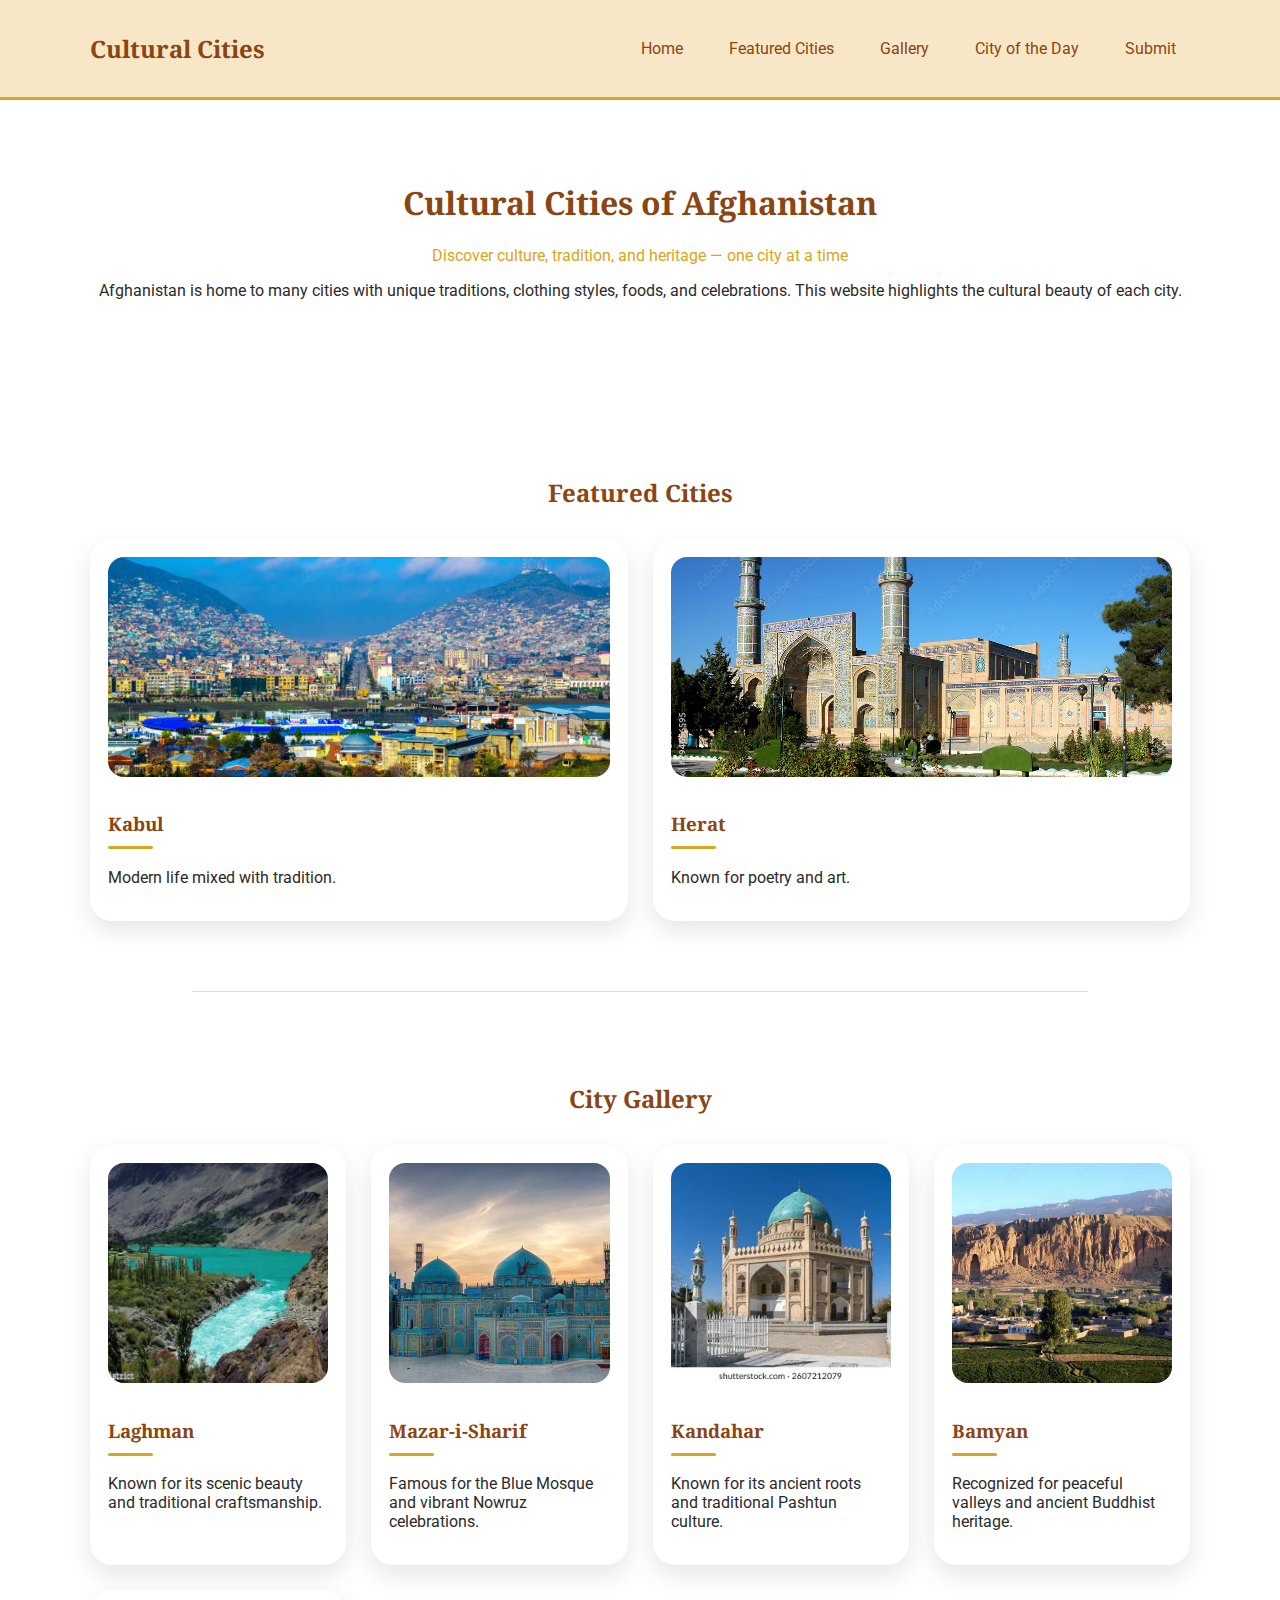
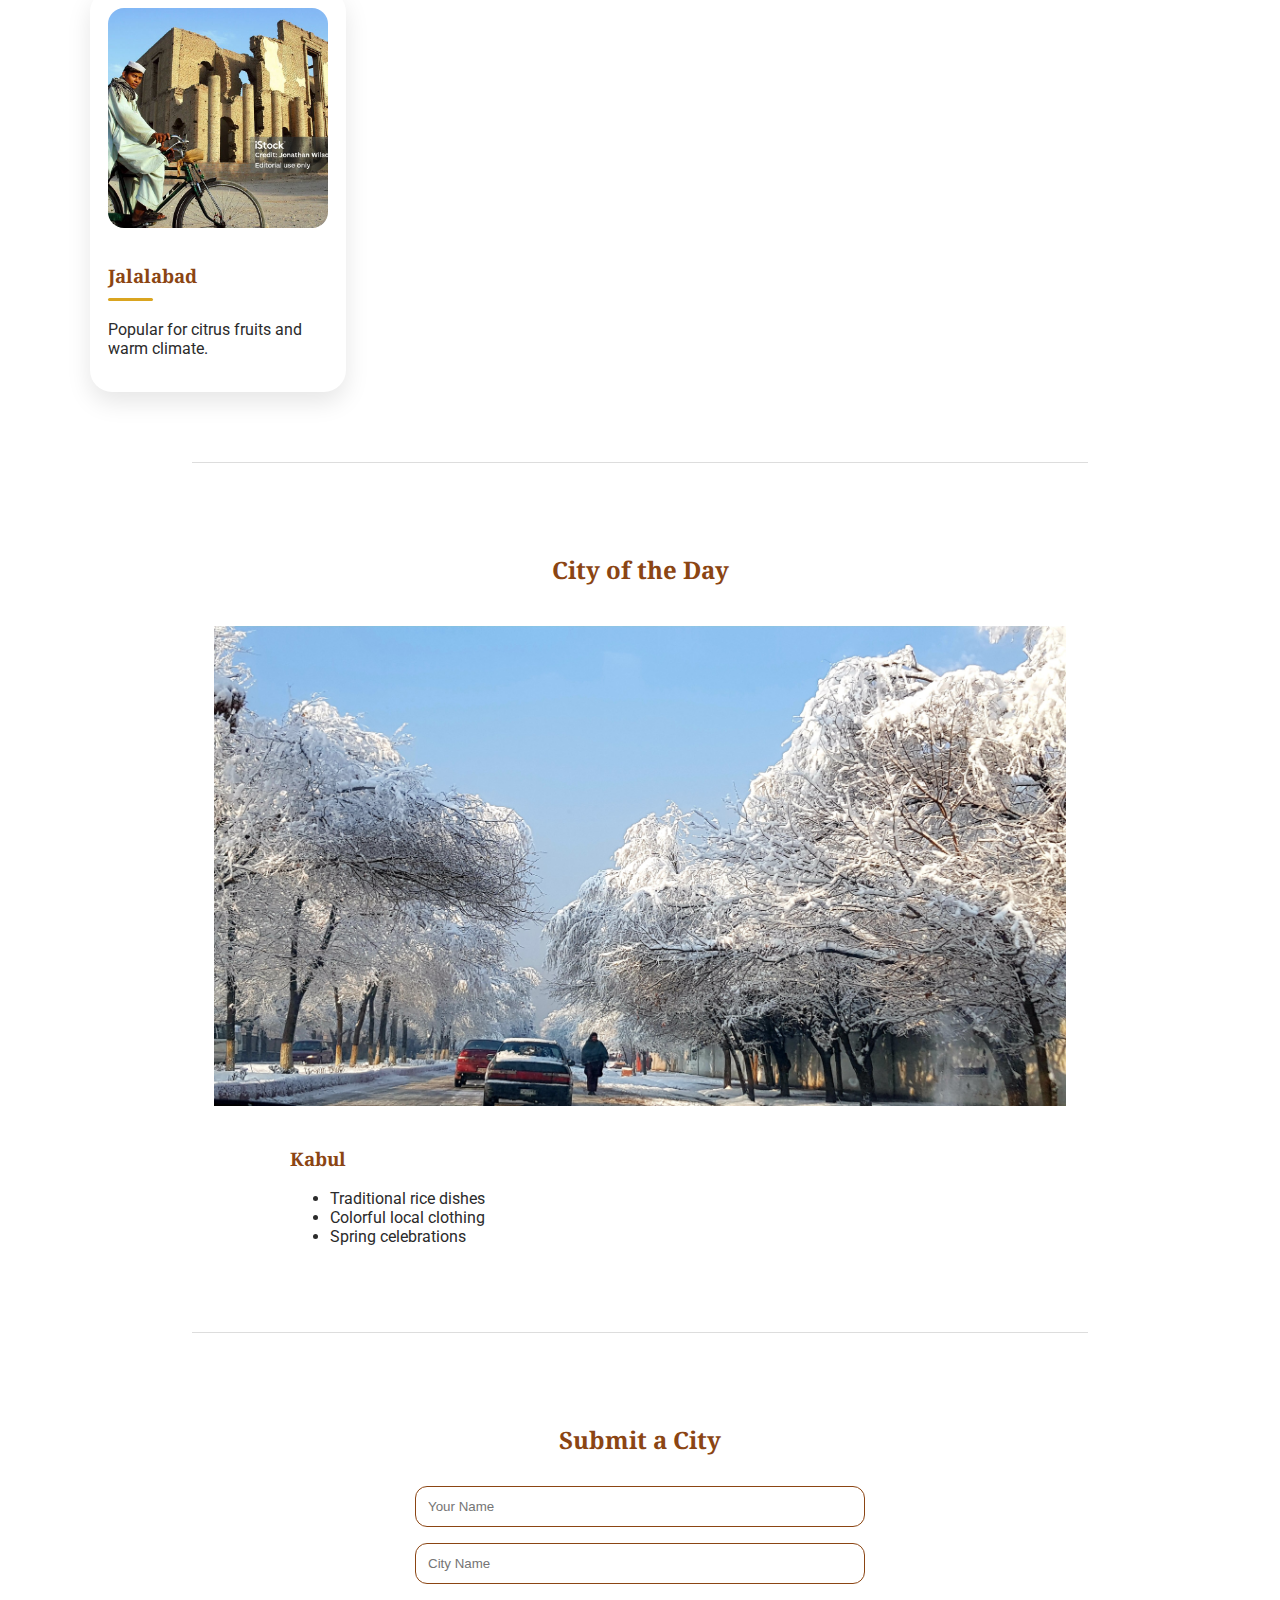
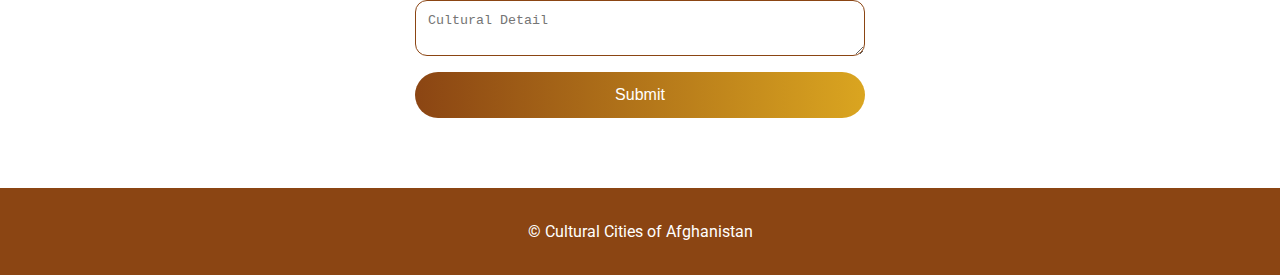
<file: Cultural-Cities/index.html>
<!DOCTYPE html>
<html lang="fa">
<head>
  <meta charset="UTF-8">
  <meta name="viewport" content="width=device-width, initial-scale=1.0">
  <title>Cultural Cities of Afghanistan</title>

 
  <link rel="stylesheet" href="style.css">

  <link rel="preconnect" href="https://fonts.googleapis.com">
  <link rel="preconnect" href="https://fonts.gstatic.com" crossorigin>
  <link href="https://fonts.googleapis.com/css2?family=Roboto:wght@300;400;700&family=Noto+Serif:wght@400;700&display=swap" rel="stylesheet">
</head>
<body>


<header>
  <nav class="navbar">
    <h2 class="logo">Cultural Cities</h2>
    <ul>
      <a href="#home">Home</a>
      <a href="#featured">Featured Cities</a>
      <a href="#gallery">Gallery</a>
      <a href="#city">City of the Day</a>
      <a href="#submit">Submit</a>
    </ul>
  </nav>
</header>


<section id="home" class="hero">
  <h1>Cultural Cities of Afghanistan</h1>
  <p class="subtitle">Discover culture, tradition, and heritage — one city at a time</p>

  <p class="intro">
    Afghanistan is home to many cities with unique traditions, clothing styles,
    foods, and celebrations. This website highlights the cultural beauty of each city.
  </p>
</section>


<section id="featured">
  <h2>Featured Cities</h2>

  <div class="featured-grid">
    <div class="city-card">
      <img src="images/kabul.png" alt="Kabul">
      <h3>Kabul</h3>
      <p>Modern life mixed with tradition.</p>
    </div>

    <div class="city-card">
      <img src="images/herat.png" alt="Herat">
      <h3>Herat</h3>
      <p>Known for poetry and art.</p>
    </div>
  </div>
</section>

<hr class="section-line">

<section id="gallery">
  <h2>City Gallery</h2>

  <div class="gallery-grid">
    <div class="gallery-card">
      <img src="images/Laghman.png" alt="Laghman">
      <h3>Laghman</h3>
      <p>Known for its scenic beauty and traditional craftsmanship.</p>
    </div>

    <div class="gallery-card">
      <img src="images\Mazar-e-Sharif.png" alt="Mazar-i-Sharif">
      <h3>Mazar-i-Sharif</h3>
      <p>Famous for the Blue Mosque and vibrant Nowruz celebrations.</p>
    </div>

    <div class="gallery-card">
      <img src="images/kandahar.png" alt="Kandahar">
      <h3>Kandahar</h3>
      <p>Known for its ancient roots and traditional Pashtun culture.</p>
    </div>

    <div class="gallery-card">
      <img src="images/Bamyan.png" alt="Bamyan">
      <h3>Bamyan</h3>
      <p>Recognized for peaceful valleys and ancient Buddhist heritage.</p>
    </div>

    <div class="gallery-card">
      <img src="images/Jalalabad.png" alt="Jalalabad">
      <h3>Jalalabad</h3>
      <p>Popular for citrus fruits and warm climate.</p>
    </div>
  </div>
</section>

<hr class="section-line">

<section id="city">
  <h2>City of the Day</h2>

  <div class="day-banner">
    <img src="images/bbb.png" alt="kabul in winter">
  </div>

  <div class="day-content">
    <h3>Kabul</h3>
    <ul>
      <li>Traditional rice dishes</li>
      <li>Colorful local clothing</li>
      <li>Spring celebrations</li>
    </ul>
  </div>
</section>

<hr class="section-line">

<section id="submit">
  <h2>Submit a City</h2>

  <form class="city-form">
    <input type="text" placeholder="Your Name" required>
    <input type="text" placeholder="City Name" required>
    <textarea placeholder="Cultural Detail" required></textarea>
    <button type="submit">Submit</button>
  </form>
</section>

<footer>
  <p>© Cultural Cities of Afghanistan</p>
</footer>

</body>
</html>
</file>
<file: Cultural-Cities/style.css>
:root {
  --brown: #8B4513;
  --gold: #DAA520;
  --light-gold: #F7E7C6;
}

body{
  margin:0;
  font-family:'Roboto', Arial, sans-serif;
  background:#ffffff;   
  color:#2b2b2b;
}

h1,h2,h3{
  font-family:'Noto Serif', serif;
  color:var(--brown);
}

section{
  max-width:1100px;
  margin:auto;
  padding:70px 20px;
  text-align:center;
}

header{
  background-color: var(--light-gold);
  border-bottom:3px solid var(--gold);
  position: sticky;
  top: 0;
  z-index: 10;
}

.navbar{
  max-width:1100px;
  margin:auto;
  padding: 12px 20px;
  display:flex;
  justify-content:space-between;
  align-items:center;
}

.navbar ul{
  list-style:none;
  display:flex;
  gap:18px;
  margin:0;
  padding:0;
}

.navbar a{
  text-decoration:none;
  color:var(--brown);
  padding:8px 14px;
  border-radius:20px;
  transition:0.3s;
}

.navbar a:hover{
  background: var(--gold);
  color:white;
}

.hero{
  padding-top:60px;
  animation: fadeIn 1.2s ease-in;
}

.subtitle{
  color: var(--gold);
  animation: colorChange 3s infinite;
}

@keyframes fadeIn{
  from{opacity:0; transform: translateY(10px);}
  to{opacity:1; transform: translateY(0);}
}

@keyframes colorChange{
  0%{color: var(--gold);}
  50%{color: var(--brown);}
  100%{color: var(--gold);}
}

.featured-grid{
  display:grid;
  grid-template-columns: repeat(2, 1fr);
  gap:25px;
  margin-top:30px;
}

@media (max-width:800px){
  .featured-grid{grid-template-columns:1fr;}
}

.city-card, .gallery-card{
  background:#fff;
  border-radius:22px;
  padding:18px;
  box-shadow: 0 10px 25px rgba(0,0,0,.10);
  transition: 0.3s;
  text-align:left;
}

.city-card:hover, .gallery-card:hover{
  transform: translateY(-8px);
  box-shadow: 0 18px 40px rgba(0,0,0,.16);
}

.city-card img, .gallery-card img{
  width:100%;
  height:220px;
  object-fit:cover;
  border-radius:16px;
  margin-bottom:12px;
}

.city-card h3::after,
.gallery-card h3::after{
  content:"";
  display:block;
  width:45px;
  height:3px;
  background: var(--gold);
  margin:10px 0;
  border-radius:5px;
}

.gallery-grid{
  display:grid;
  grid-template-columns: repeat(auto-fit, minmax(220px, 1fr));
  gap:25px;
  margin-top:30px;
}

.day-banner {
  max-width: 1100px;
  height: 480px;
  margin: 40px auto;
  border-radius: 20px;
  overflow: hidden;
  background:white;
}

.day-banner img {
  width: 100%;
  height: 100%;
  object-fit: contain; 
  object-position: center;
  display: block;
}

.day-content{
  max-width:700px;
  margin:30px auto 0;
  text-align:left;
}

.section-line{
  width:70%;
  margin:0 auto;
  border:none;
  border-top:1px solid #ddd;
}

.city-form{
  max-width:450px;
  margin: 30px auto 0;
  display:flex;
  flex-direction:column;
  gap:16px;
}

.city-form input, .city-form textarea{
  padding:12px;
  border-radius:12px;
  border:1px solid var(--brown);
  transition: 0.3s;
}

.city-form input:focus, .city-form textarea:focus{
  outline:none;
  border-color: var(--gold);
  box-shadow: 0 0 0 4px rgba(218,165,32,.2);
}

.city-form button{
  padding:14px;
  border:none;
  border-radius:25px;
  background: linear-gradient(to right, var(--brown), var(--gold));
  color:white;
  cursor:pointer;
  font-size:16px;
  transition:0.3s;
}

.city-form button:hover{
  transform: scale(1.04);
}

footer{
  background: var(--brown);
  color:white;
  text-align:center;
  padding:18px;
}
</file>
